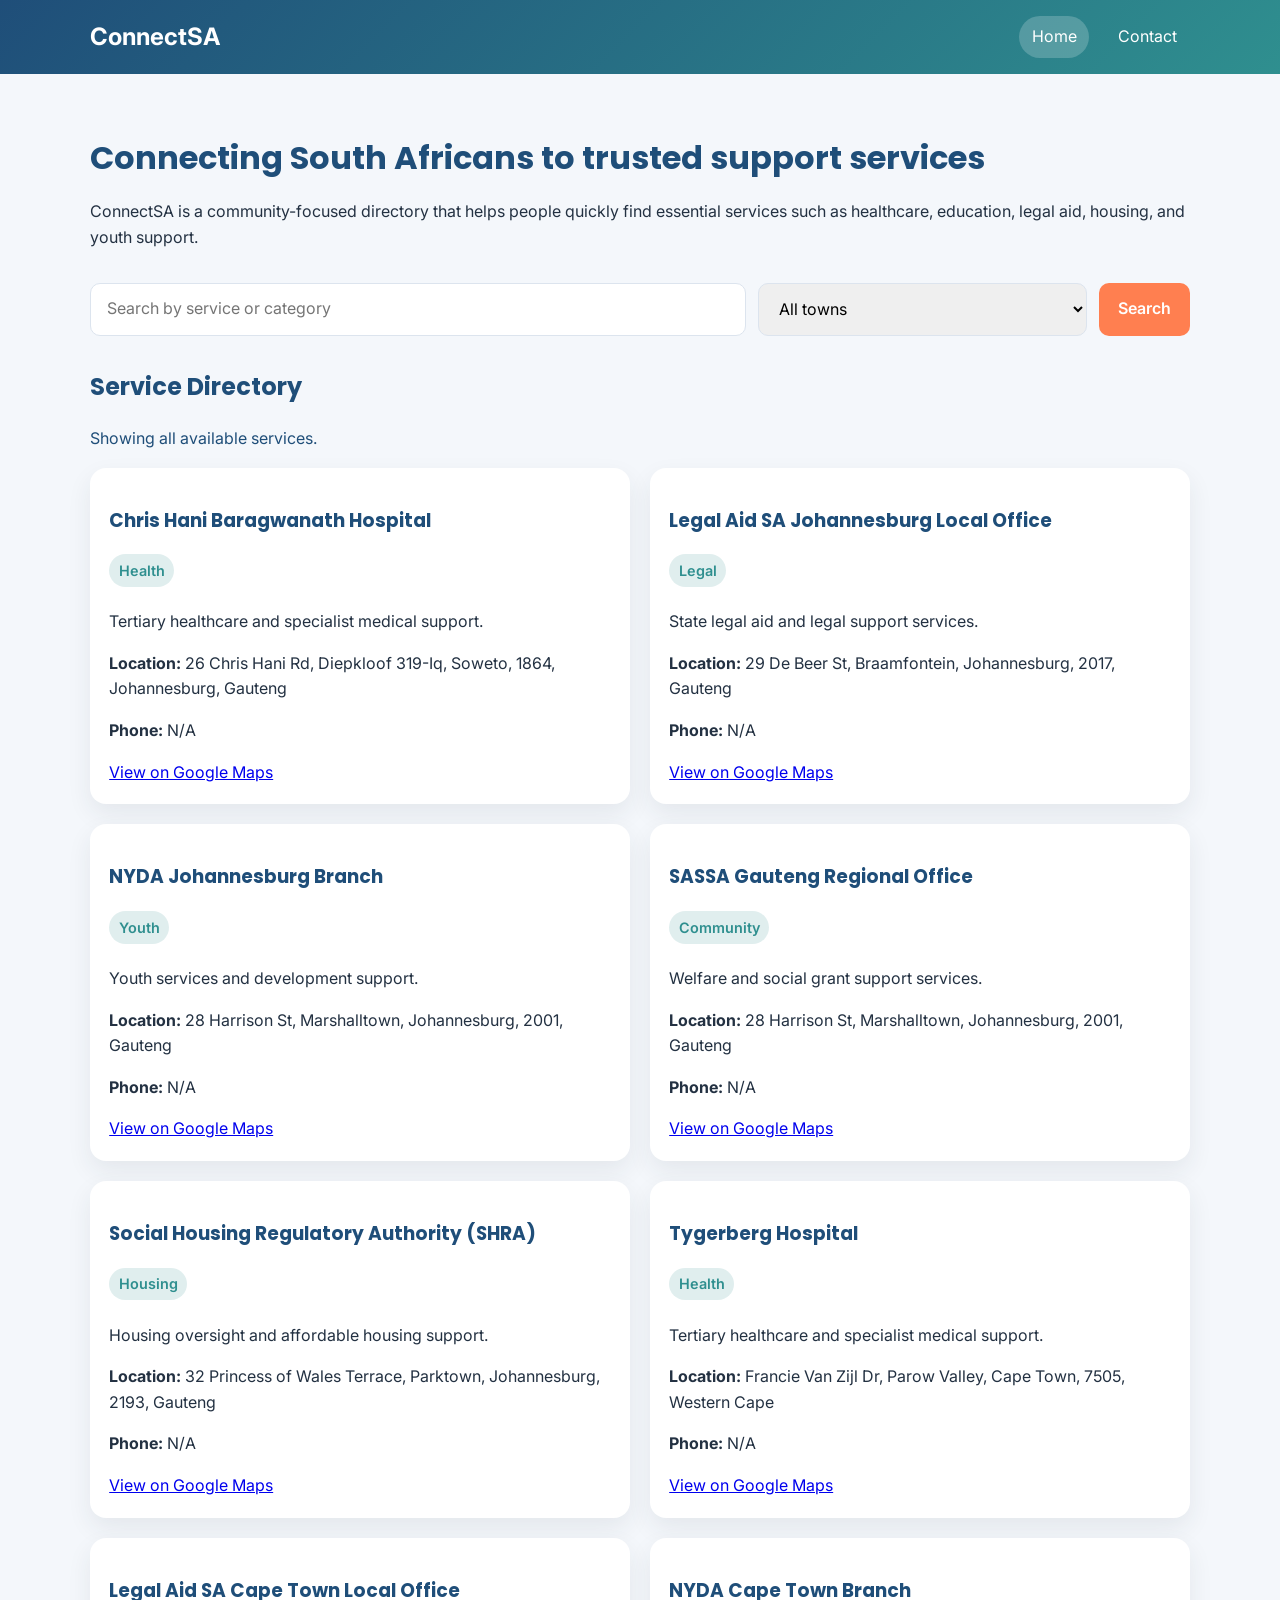
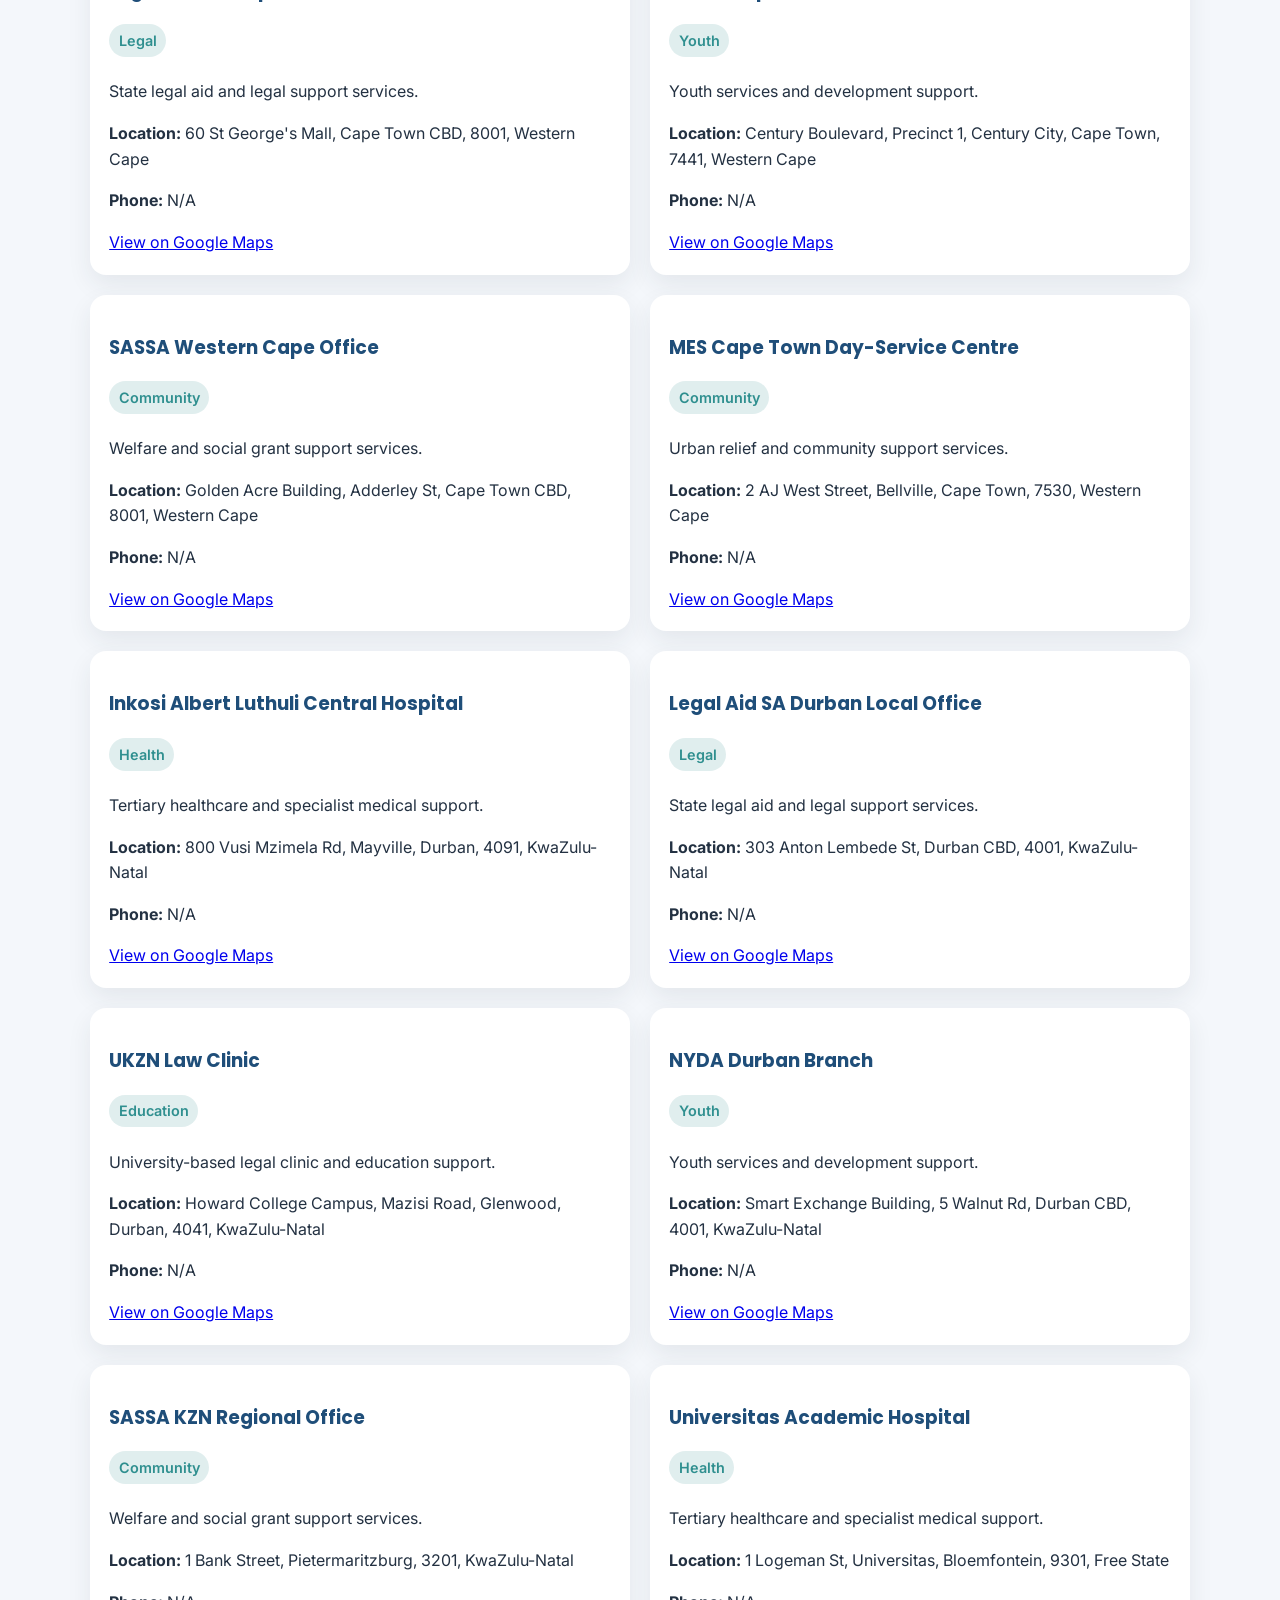
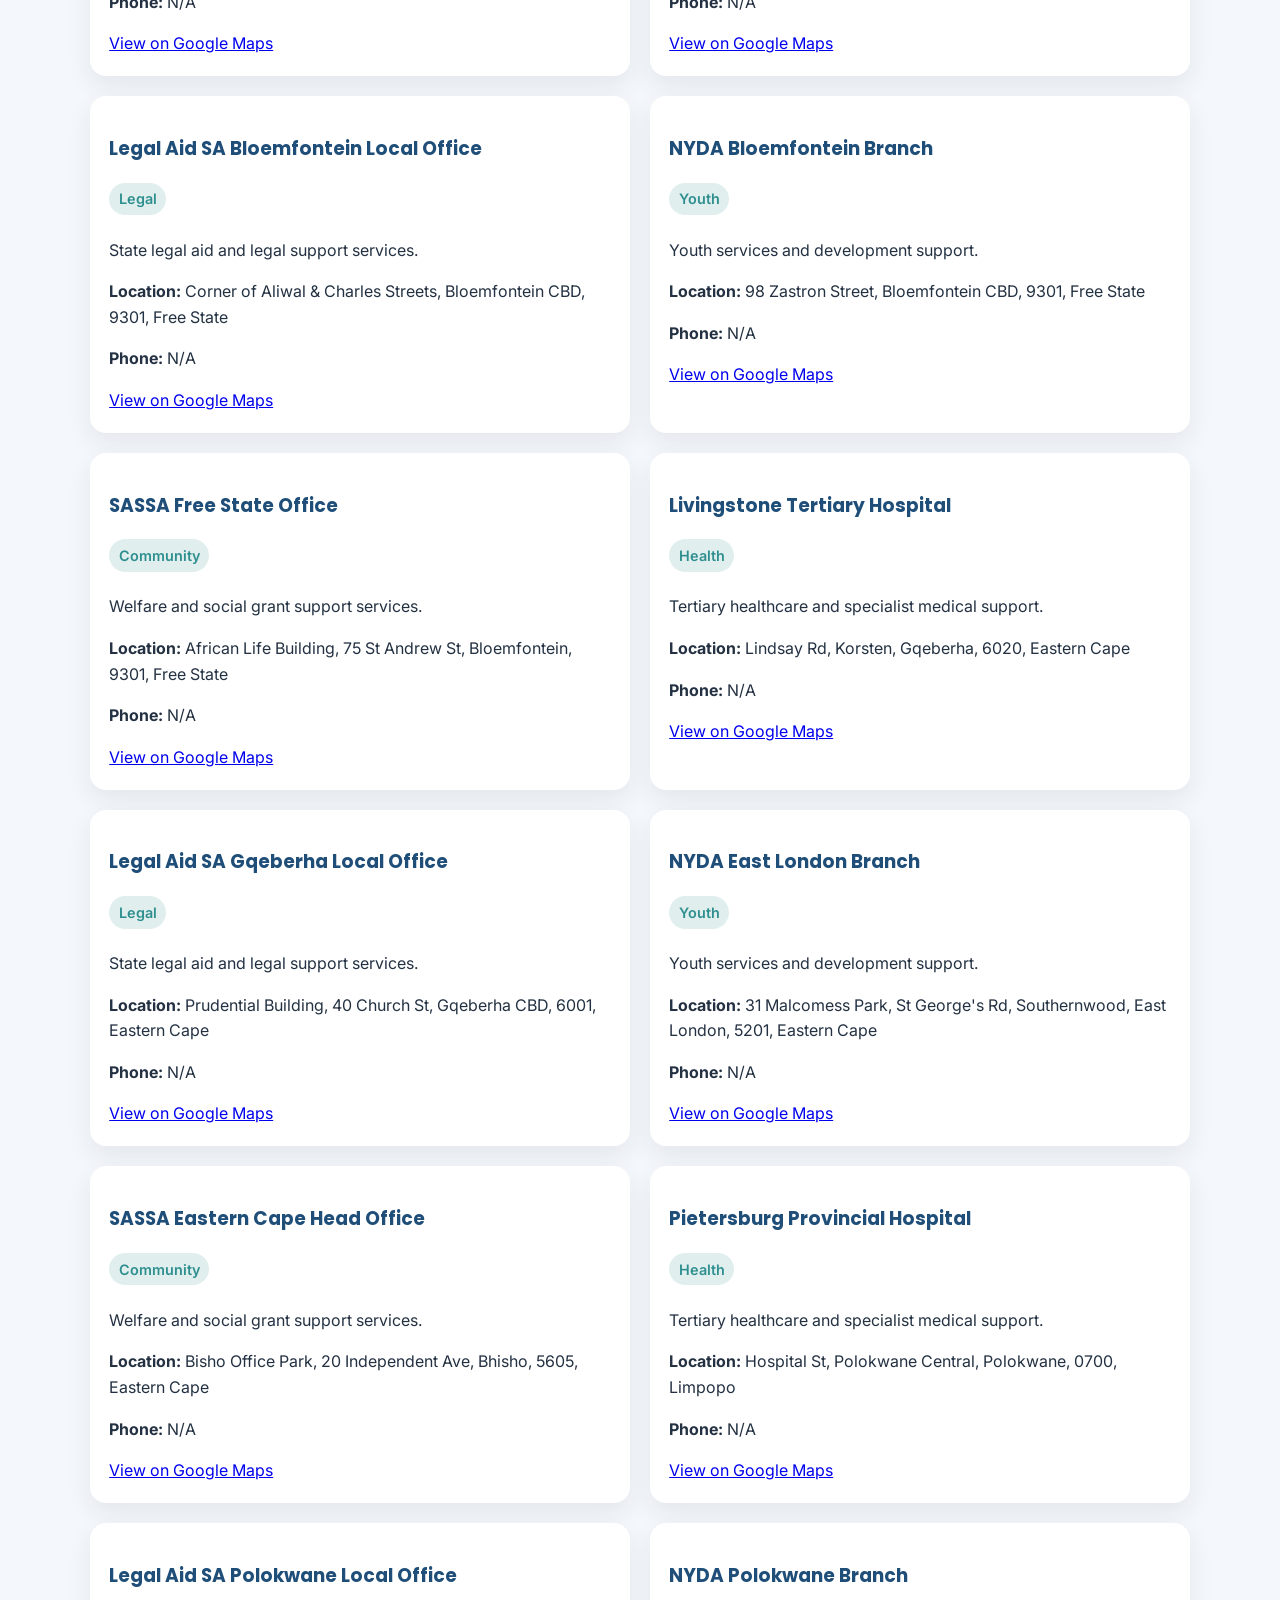
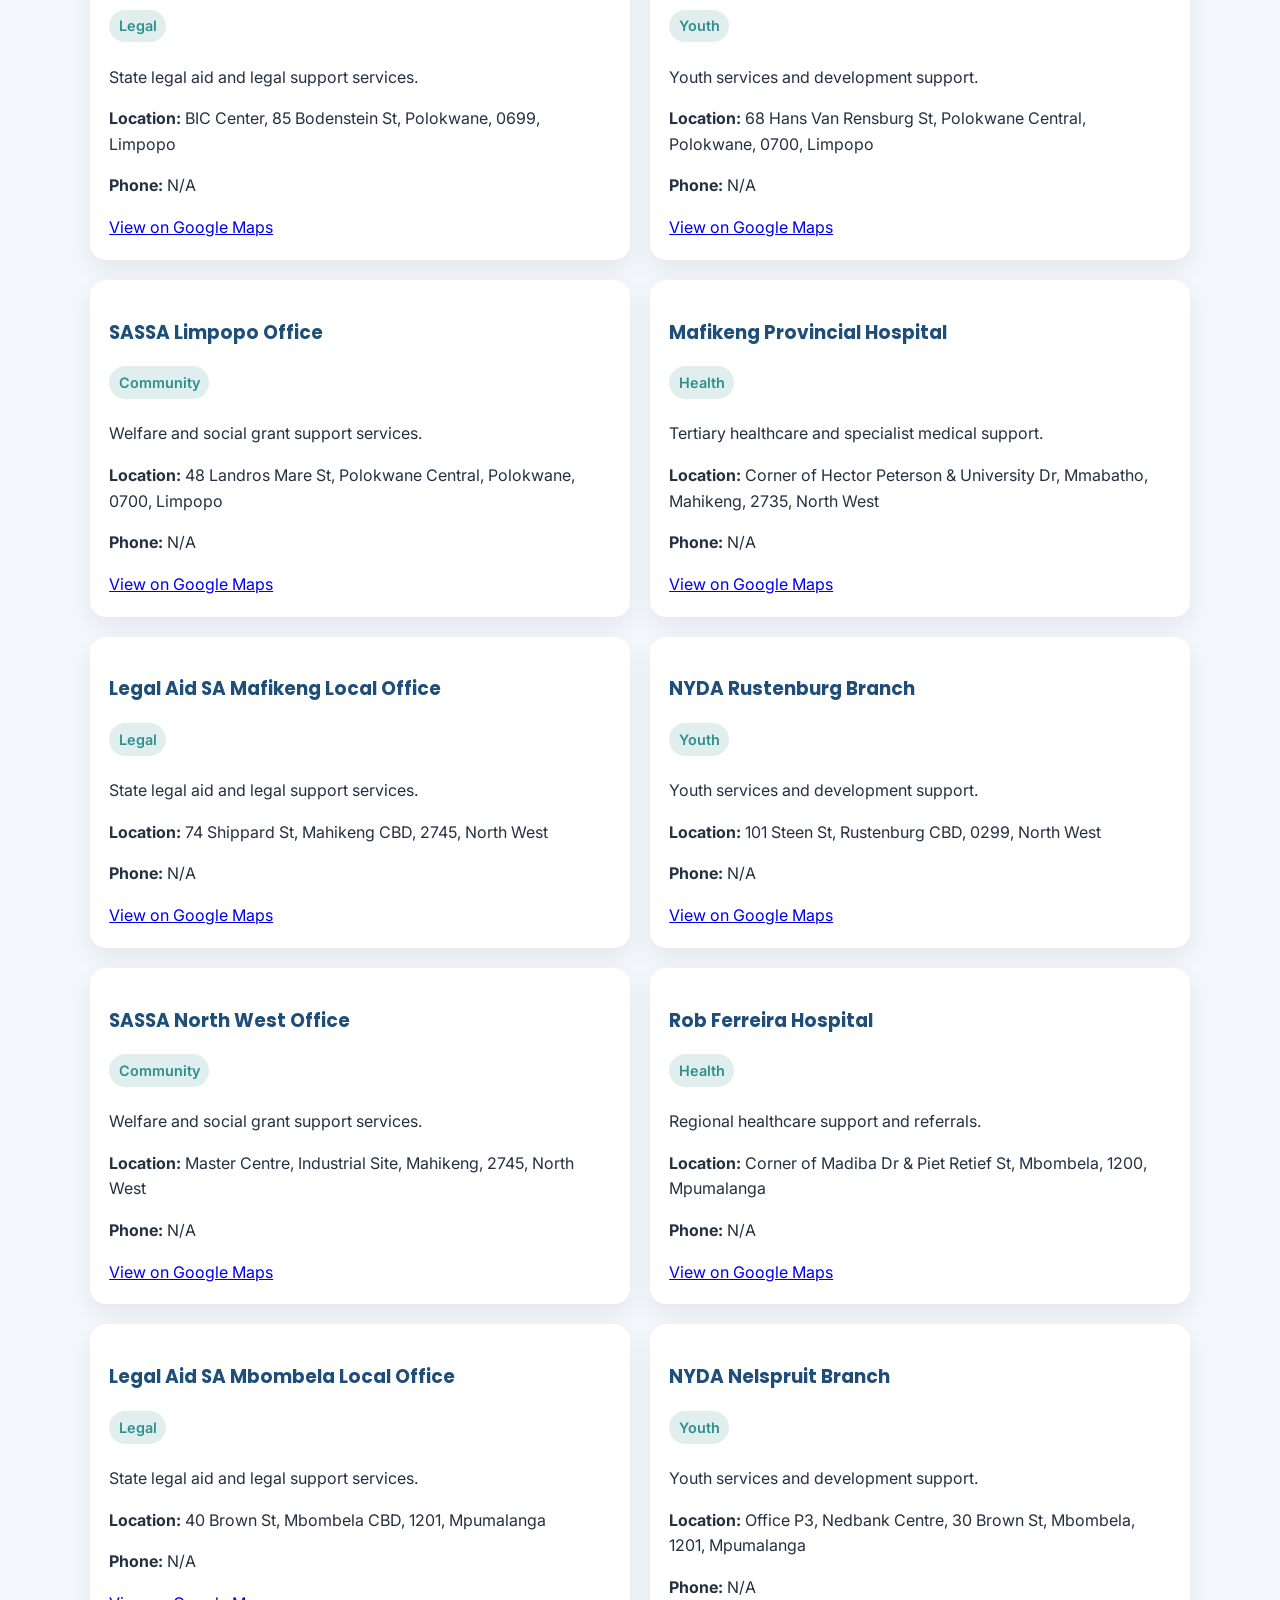
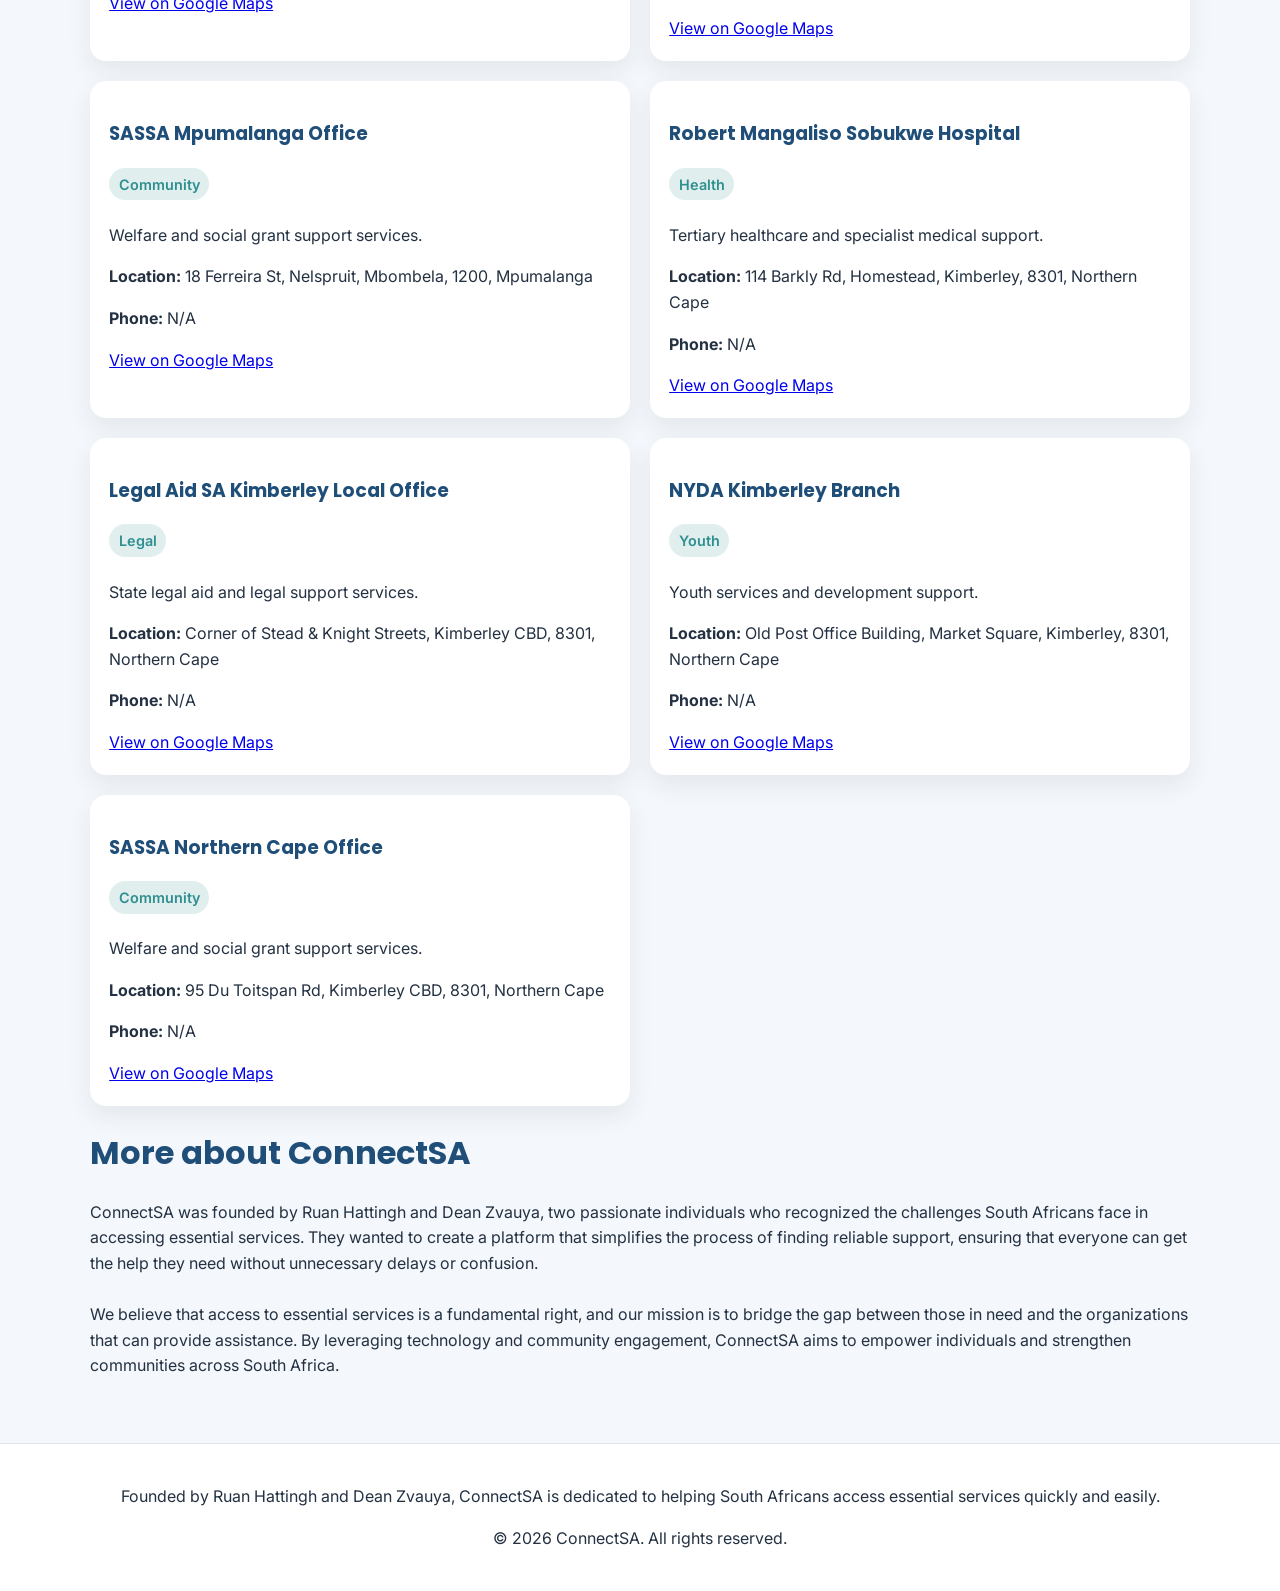
<file: index.html>
<!DOCTYPE html>
<html lang="en">
  <!-- Main homepage for ConnectSA -->
  <head>
    <meta charset="UTF-8" />
    <meta name="viewport" content="width=device-width, initial-scale=1.0" />
    <title>ConnectSA | Home</title>
    <link rel="preconnect" href="https://fonts.googleapis.com" />
    <link rel="preconnect" href="https://fonts.gstatic.com" crossorigin />
    <link
      href="https://fonts.googleapis.com/css2?family=Inter:wght@400;500;600;700&family=Poppins:wght@600;700&display=swap"
      rel="stylesheet"
    />
    <link rel="stylesheet" href="CSS/styles.css" />
  </head>
  <body>
    <!-- Site header and navigation -->
    <header class="site-header">
      <div class="container header-content">
        <a href="index.html" class="brand">ConnectSA</a>
        <nav class="main-nav" aria-label="Primary navigation">
          <a href="index.html" class="nav-link active">Home</a>
          <a href="contact.html" class="nav-link">Contact</a>
        </nav>
      </div>
    </header>

    <main class="container">
      <!-- Hero section introducing the service directory -->
      <section class="hero">
        <h1>Connecting South Africans to trusted support services</h1>
        <p>
          ConnectSA is a community-focused directory that helps people quickly find
          essential services such as healthcare, education, legal aid, housing, and youth support.
        </p>
      </section>

      <!-- Search and filtering controls for the service directory -->
      <section class="search-section" aria-label="Service search">
        <label class="sr-only" for="serviceSearch">Search services</label>
        <input id="serviceSearch" type="text" placeholder="Search by service or category" />
        <select id="townFilter" aria-label="Filter by town">
          <option value="">All towns</option>
        </select>
        <button id="searchButton" type="button">Search</button>
      </section>

      <!-- Service listing area populated dynamically by JavaScript -->
      <section class="directory-section">
        <h2>Service Directory</h2>
        <p id="searchStatus" class="search-status">Showing all available services.</p>
        <div class="service-grid" id="serviceGrid"></div>
      </section>
      <h1>More about ConnectSA</h1>
        <p>
            ConnectSA was founded by Ruan Hattingh and Dean Zvauya, two passionate individuals who recognized the challenges South Africans face in accessing essential services. They wanted to create a platform that simplifies the process of finding reliable support, ensuring that everyone can get the help they need without unnecessary delays or confusion.<br></br>We believe that access to essential services is a fundamental right, and our mission is to bridge the gap between those in need and the organizations that can provide assistance. By leveraging technology and community engagement, ConnectSA aims to empower individuals and strengthen communities across South Africa.
        </p>
    </main>

    <footer class="site-footer">
      <div class="container footer-content">
        <p>Founded by Ruan Hattingh and Dean Zvauya, ConnectSA is dedicated to helping South Africans access essential services quickly and easily.</p>
        <p>© 2026 ConnectSA. All rights reserved.</p>
      </div>
    </footer>

    <script src="JS/script.js"></script>
  </body>
</html>
</file>
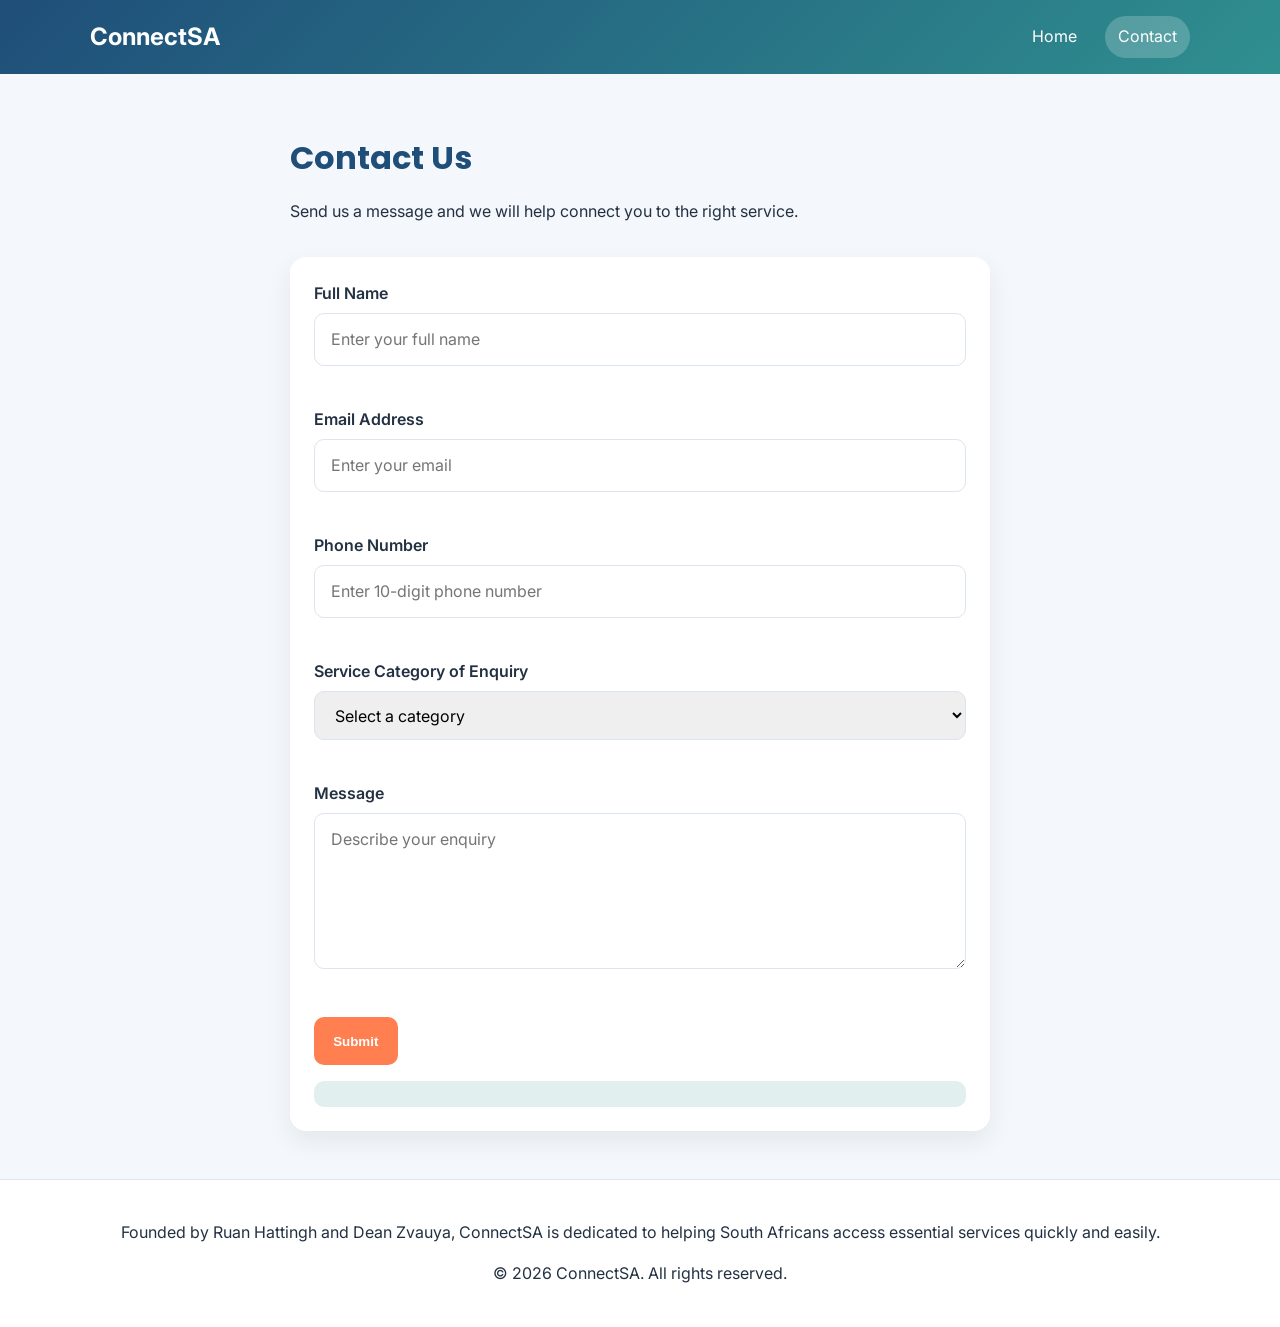
<file: contact.html>
<!DOCTYPE html>
<html lang="en">
  <!-- Contact page for ConnectSA -->
  <head>
    <meta charset="UTF-8" />
    <meta name="viewport" content="width=device-width, initial-scale=1.0" />
    <title>ConnectSA | Contact</title>
    <link rel="preconnect" href="https://fonts.googleapis.com" />
    <link rel="preconnect" href="https://fonts.gstatic.com" crossorigin />
    <link
      href="https://fonts.googleapis.com/css2?family=Inter:wght@400;500;600;700&family=Poppins:wght@600;700&display=swap"
      rel="stylesheet"
    />
    <link rel="stylesheet" href="CSS/styles.css" />
  </head>
  <body>
    <!-- Site header and navigation -->
    <header class="site-header">
      <div class="container header-content">
        <a href="index.html" class="brand">ConnectSA</a>
        <nav class="main-nav" aria-label="Primary navigation">
          <a href="index.html" class="nav-link">Home</a>
          <a href="contact.html" class="nav-link active">Contact</a>
        </nav>
      </div>
    </header>

    <main class="container contact-page">
      <!-- Contact page intro -->
      <section class="hero contact-hero">
        <h1>Contact Us</h1>
        <p>Send us a message and we will help connect you to the right service.</p>
      </section>

      <!-- Contact form with client-side validation -->
      <form id="contactForm" novalidate>
        <div class="form-group">
          <label for="fullName">Full Name</label>
          <input id="fullName" name="fullName" type="text" placeholder="Enter your full name" />
          <div class="error-message" id="error-fullName"></div>
        </div>

        <div class="form-group">
          <label for="email">Email Address</label>
          <input id="email" name="email" type="email" placeholder="Enter your email" />
          <div class="error-message" id="error-email"></div>
        </div>

        <div class="form-group">
          <label for="phone">Phone Number</label>
          <input id="phone" name="phone" type="tel" placeholder="Enter 10-digit phone number" />
          <div class="error-message" id="error-phone"></div>
        </div>

        <div class="form-group">
          <label for="category">Service Category of Enquiry</label>
          <select id="category" name="category">
            <option value="">Select a category</option>
            <option value="Health">Health</option>
            <option value="Education">Education</option>
            <option value="Legal">Legal</option>
            <option value="Youth">Youth</option>
            <option value="Housing">Housing</option>
            <option value="Community">Community</option>
          </select>
          <div class="error-message" id="error-category"></div>
        </div>

        <div class="form-group">
          <label for="message">Message</label>
          <textarea id="message" name="message" rows="5" placeholder="Describe your enquiry"></textarea>
          <div class="error-message" id="error-message"></div>
        </div>

        <button type="submit" class="submit-btn">Submit</button>
        <div id="formSuccess" class="form-success" aria-live="polite"></div>
      </form>
    </main>

    <footer class="site-footer">
      <div class="container footer-content">
        <p>Founded by Ruan Hattingh and Dean Zvauya, ConnectSA is dedicated to helping South Africans access essential services quickly and easily.</p>
        <p>© 2026 ConnectSA. All rights reserved.</p>
      </div>
    </footer>

    <script src="JS/script.js"></script>
  </body>
</html>
</file>
<file: CSS/styles.css>
/* Global theme variables and base styles */
:root {
  --primary: #1f4e79;
  --secondary: #2f8f8f;
  --accent: #ff7f50;
  --light: #f4f7fb;
  --dark: #233142;
  --border: #dce4ee;
}

* {
  box-sizing: border-box;
}

/* Page layout and typography */
body {
  margin: 0;
  font-family: "Inter", sans-serif;
  background: var(--light);
  color: var(--dark);
  line-height: 1.6;
}

.container {
  width: min(1100px, 90%);
  margin: 0 auto;
}

h1,
h2,
h3 {
  font-family: "Poppins", sans-serif;
  color: var(--primary);
}

.site-header {
  background: linear-gradient(135deg, var(--primary), var(--secondary));
  color: #fff;
  padding: 1rem 0;
}

.header-content {
  display: flex;
  justify-content: space-between;
  align-items: center;
}

.brand {
  color: #fff;
  text-decoration: none;
  font-size: 1.5rem;
  font-weight: 700;
}

.main-nav {
  display: flex;
  gap: 1rem;
}

.nav-link {
  color: #fff;
  text-decoration: none;
  padding: 0.5rem 0.8rem;
  border-radius: 999px;
  transition: background 0.2s ease;
}

.nav-link:hover,
.nav-link.active {
  background: rgba(255, 255, 255, 0.2);
}

main {
  padding: 2rem 0 3rem;
}

.hero {
  margin-bottom: 2rem;
}

.hero h1 {
  margin-bottom: 0.5rem;
  font-size: 2rem;
}

.search-section {
  display: grid;
  grid-template-columns: minmax(0, 2fr) minmax(180px, 1fr) auto;
  gap: 0.75rem;
  margin-bottom: 2rem;
  align-items: stretch;
}

.search-section input,
.search-section select,
.search-section button,
.form-group input,
.form-group select,
.form-group textarea {
  width: 100%;
  padding: 0.8rem 1rem;
  border: 1px solid var(--border);
  border-radius: 10px;
  font: inherit;
  transition: border-color 0.2s ease, box-shadow 0.2s ease;
}

.search-section input:focus,
.search-section select:focus,
.form-group input:focus,
.form-group select:focus,
.form-group textarea:focus {
  outline: none;
  border-color: var(--secondary);
  box-shadow: 0 0 0 3px rgba(47, 143, 143, 0.2);
}

.search-section button,
.submit-btn {
  padding: 0.8rem 1.2rem;
  border: none;
  border-radius: 10px;
  background: var(--accent);
  color: #fff;
  cursor: pointer;
  font-weight: 600;
  transition: transform 0.2s ease, background 0.2s ease;
  min-height: 48px;
}

.search-section select {
  appearance: auto;
  -webkit-appearance: menulist;
  -moz-appearance: menulist;
  font-size: 1rem;
  padding-right: 2.5rem;
}

.search-section button:hover,
.submit-btn:hover {
  background: #e66a3f;
  transform: translateY(-1px);
}

.service-grid {
  display: grid;
  grid-template-columns: repeat(2, minmax(0, 1fr));
  gap: 1.25rem;
}

.service-card {
  background: #fff;
  padding: 1.2rem;
  border-radius: 16px;
  box-shadow: 0 10px 25px rgba(35, 49, 66, 0.08);
  transition: transform 0.2s ease, box-shadow 0.2s ease;
}

.service-card:hover {
  transform: translateY(-3px);
  box-shadow: 0 14px 32px rgba(35, 49, 66, 0.14);
}

.service-category {
  display: inline-block;
  margin-bottom: 0.4rem;
  padding: 0.3rem 0.6rem;
  border-radius: 999px;
  background: rgba(47, 143, 143, 0.15);
  color: var(--secondary);
  font-size: 0.9rem;
  font-weight: 600;
}

.search-status {
  margin-bottom: 1rem;
  color: var(--primary);
}

.service-card.hidden {
  display: none;
}

/* Contact page styling */
.contact-page {
  max-width: 700px;
}

form {
  background: #fff;
  padding: 1.5rem;
  border-radius: 16px;
  box-shadow: 0 10px 25px rgba(35, 49, 66, 0.08);
}

.form-group {
  margin-bottom: 1rem;
}

.form-group label {
  display: block;
  margin-bottom: 0.4rem;
  font-weight: 600;
}

.error-message {
  min-height: 1.2rem;
  margin-top: 0.35rem;
  font-size: 0.9rem;
  color: #c0392b;
}

.form-success {
  margin-top: 1rem;
  padding: 0.8rem 1rem;
  border-radius: 10px;
  background: rgba(47, 143, 143, 0.14);
  color: var(--secondary);
  font-weight: 600;
}

.site-footer {
  background: #fff;
  padding: 1.5rem 0;
  border-top: 1px solid var(--border);
}

.footer-content {
  text-align: center;
  color: var(--dark);
}

.sr-only {
  position: absolute;
  width: 1px;
  height: 1px;
  padding: 0;
  margin: -1px;
  overflow: hidden;
  clip: rect(0, 0, 0, 0);
  white-space: nowrap;
  border: 0;
}

/* Responsive layout adjustments for smaller screens */
@media (max-width: 600px) {
  .header-content {
    flex-direction: column;
    align-items: stretch;
  }

  .search-section {
    grid-template-columns: 1fr;
  }

  .service-grid {
    grid-template-columns: 1fr;
  }

  .main-nav {
    justify-content: flex-start;
  }
}
</file>
